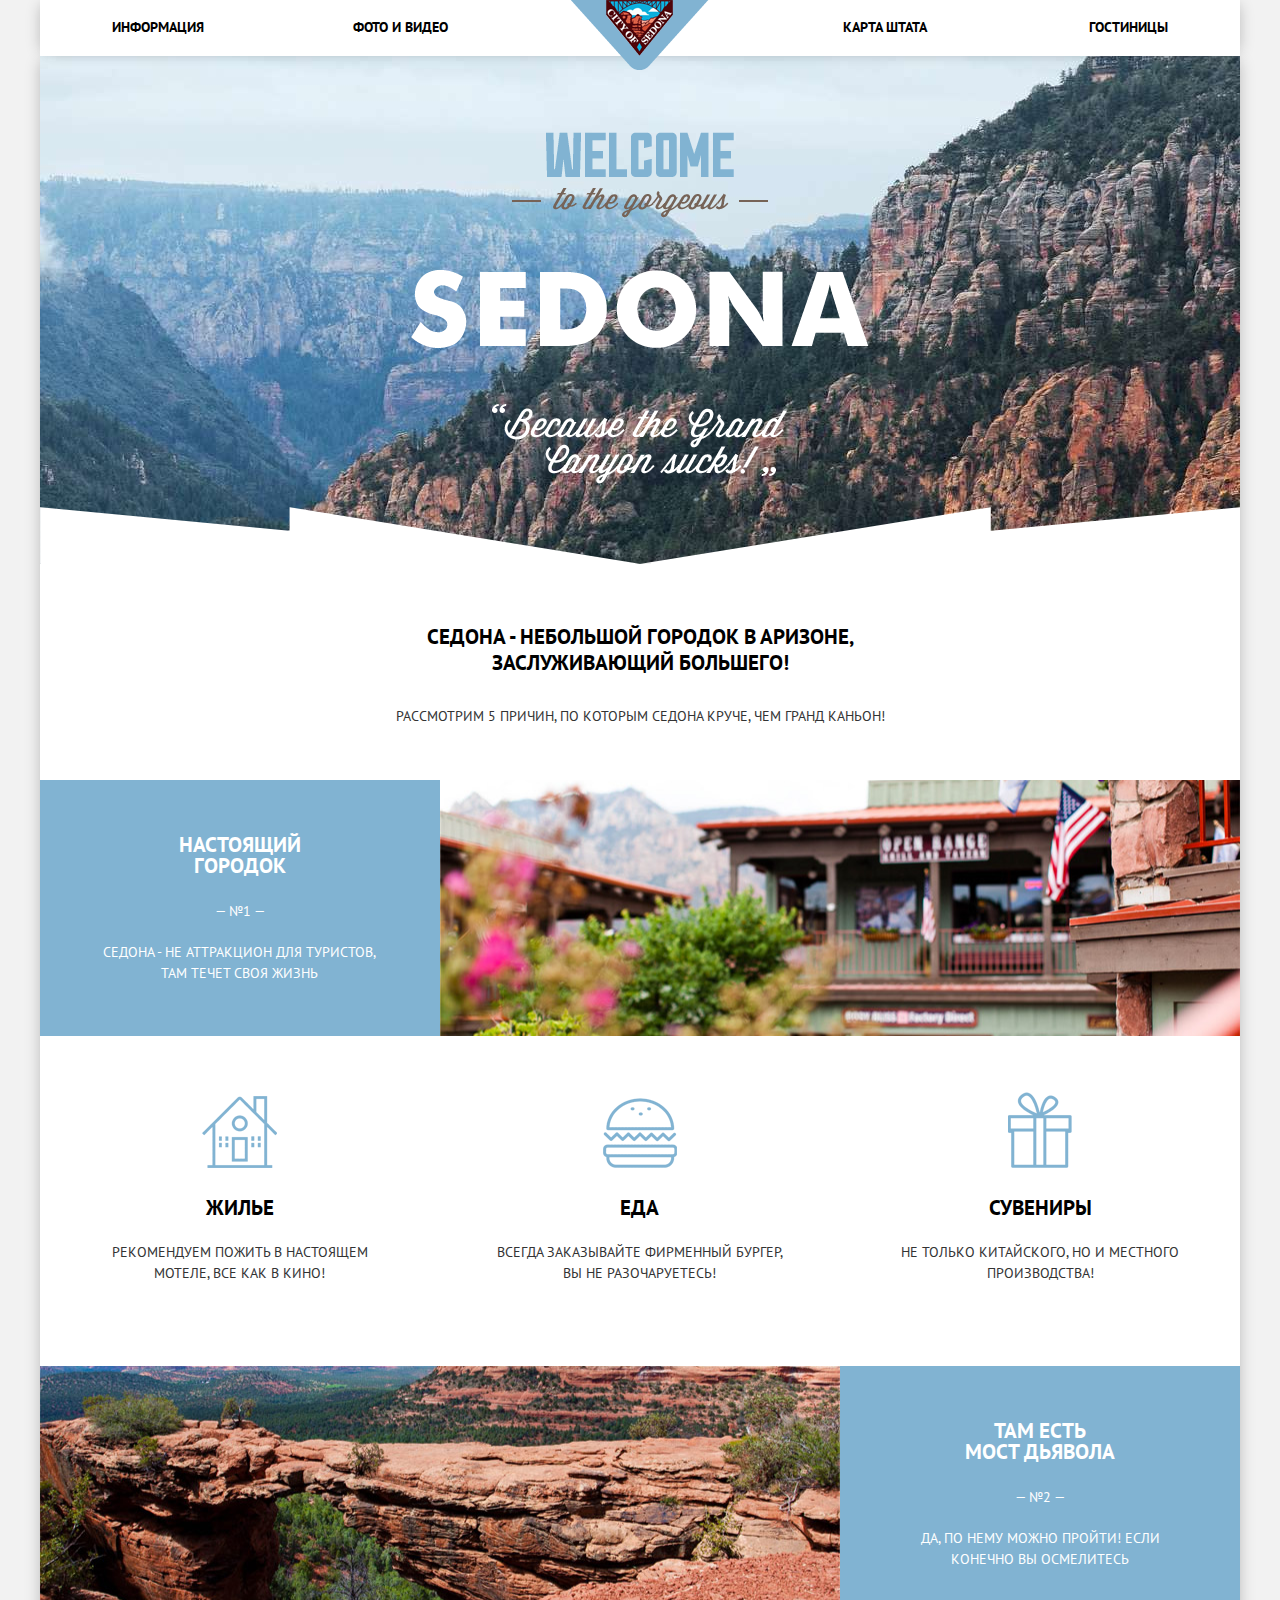
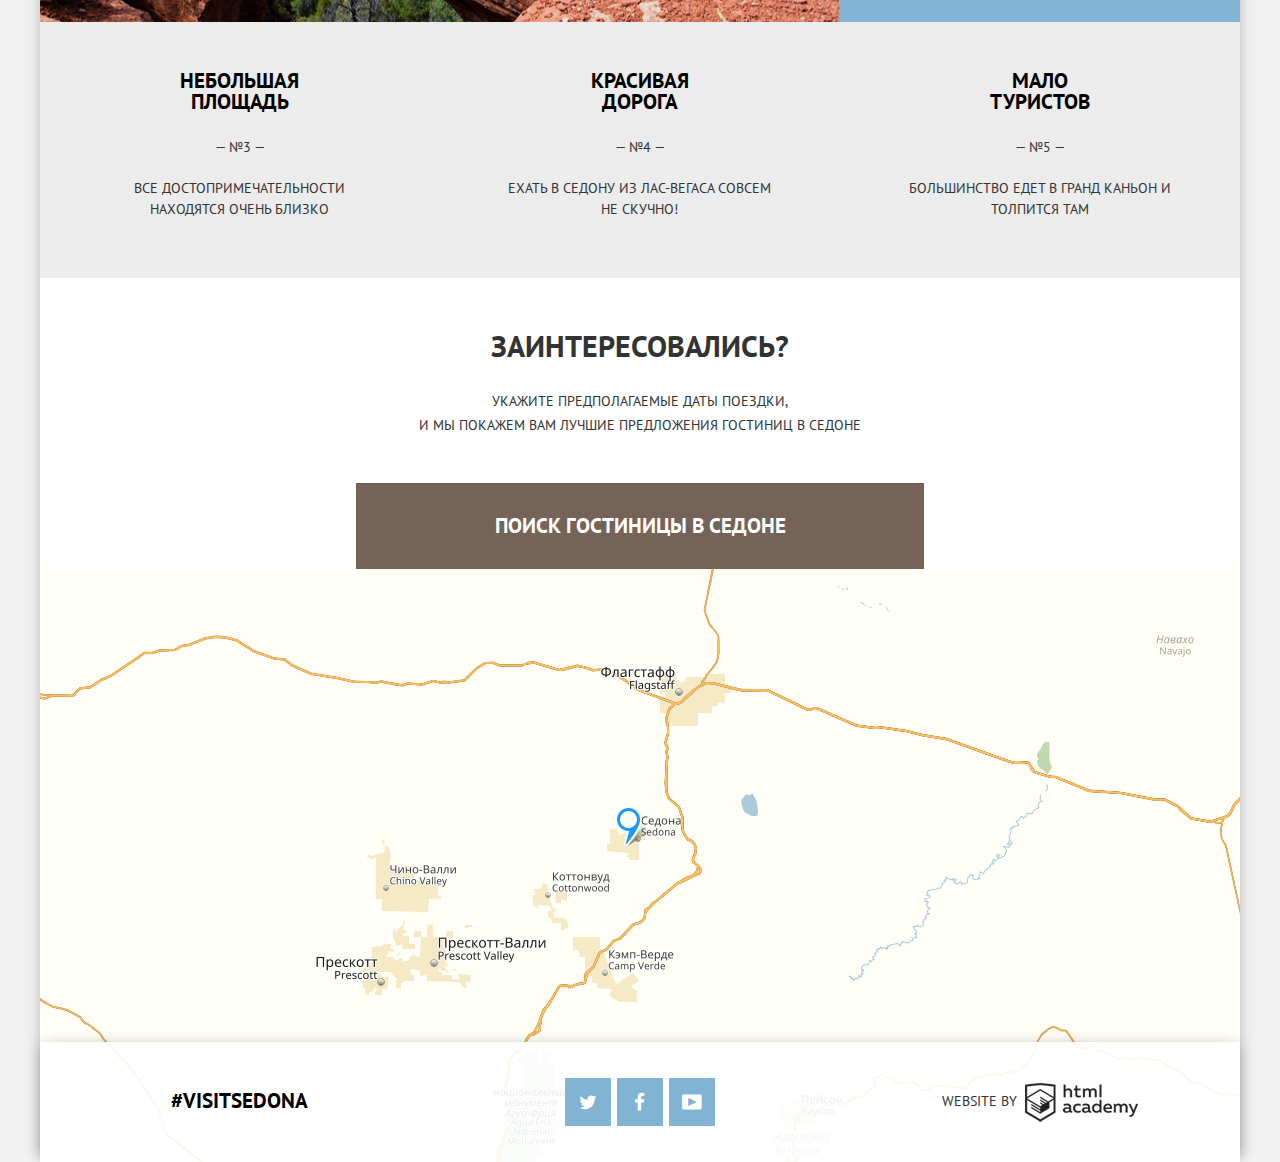
<file: index.html>
<!DOCTYPE html>
<html lang="ru">

<head>
  <meta charset="utf-8">
  <title>HTML Academy: Седона</title>
  <link href="https://fonts.googleapis.com/css?family=PT+Sans:400,700&subset=latin,cyrillic" rel="stylesheet" type="text/css">
  <link href="css/normalize.min.css" rel="stylesheet">
  <link href="css/style.min.css" rel="stylesheet">
</head>

<body>
  <header class="main-header container">
    <nav class="top-menu">
      <ul>
        <li class="top-menu-left">
          <a href="info.html">Информация</a>
        </li>
        <li class="top-menu-left">
          <a href="media.html">Фото и видео</a>
        </li>
        <li class="top-menu-right">
          <a href="hotels.html">Гостиницы</a>
        </li>
        <li class="top-menu-right">
          <a href="map.html">Карта штата</a>
        </li>
      </ul>
    </nav>
    <div class="logo">
      <a href="index.html"><img src="img/logo.png" width="138" height="70" alt="Седона"></a>
    </div>
  </header>

  <main class="container">
    <div class="index-welcome">
      <img class="img-welcome" src="img/welcome.png" alt="Welcome" width="458" height="352">
    </div>
    <div class="index-lead">
      <h1>
        Седона - небольшой городок в Аризоне,<br>
        заслуживающий большего!
      </h1>
      <p>Рассмотрим 5 причин, по которым Седона круче, чем Гранд Каньон!</p>
    </div>
    <section class="features">
      <div class="features-item features-item-left features-image-right clearfix">
        <div class="item-description">
          <h2 class="features-name">
            Настоящий<br>
            городок
          </h2>
          <p>— №1 —</p>
          <p>Седона - не аттракцион для туристов, там течет своя жизнь</p>
        </div>
      </div>

      <div class="features-item features-item-advice clearfix">
        <div class="item-advice">
          <img src="img/motel.png" width="75" height="72" alt="Motel">
          <h2 class="advice-name">Жилье</h2>
          <p>Рекомендуем пожить в настоящем мотеле, все как в кино!</p>
        </div>
        <div class="item-advice">
          <img src="img/food.png" width="74" height="70" alt="Food">
          <h2 class="advice-name">Еда</h2>
          <p>Всегда заказывайте фирменный бургер, вы не разочаруетесь!</p>
        </div>
        <div class="item-advice">
          <img src="img/souvenir.png" width="64" height="76" alt="souvenir">
          <h2 class="advice-name">Сувениры</h2>
          <p>Не только китайского, но и местного производства!</p>
        </div>
      </div>

      <div class="features-item features-item-right features-image-left clearfix">
        <div class="item-description">
          <h2 class="features-name">
            Там есть<br>
            Мост дьявола
          </h2>
          <p>— №2 —</p>
          <p>Да, по нему можно пройти! Если конечно вы осмелитесь</p>
        </div>
      </div>

      <div class="features-item feature-bg-gray clearfix">
        <div class="item-description">
          <h2 class="features-name">
            Небольшая<br>
            площадь
          </h2>
          <p>— №3 —</p>
          <p>Все достопримеча&shy;тельности находятся очень близко</p>
        </div>
        <div class="item-description">
          <h2 class="features-name">
            Красивая<br>
            дорога
          </h2>
          <p>— №4 —</p>
          <p>Ехать в седону из Лас-Вегаса совсем не скучно!</p>
        </div>
        <div class="item-description">
          <h2 class="features-name">
            Мало<br>
            Туристов
          </h2>
          <p>— №5 —</p>
          <p>Большинство едет в Гранд Каньон и толпится там</p>
        </div>
      </div>
    </section>

    <div class="search-form-item">
      <p class="search-form-title">Заинтересовались?</p>
      <p class="search-form-description">
        Укажите предполагаемые даты поездки,
        <br> и мы покажем вам лучшие предложения гостиниц в Седоне
      </p>
      <div class="search-form">
        <a href="form.html" class="btn brown-btn search-form-open">Поиск гостиницы в Седоне</a>

        <!-- Форма поиска отелей -->
        <form class="modal-content" action="https://echo.htmlacademy.ru" method="post">
          <div class="form-calendar-item">
            <label for="date-in">Дата заезда:</label>
            <input type="text" name="date-in" placeholder="24 апреля 2016" id="date-in">
            <button type="button" class="btn icon-calendar"></button>
          </div>
          <div class="form-calendar-item">
            <label for="date-out">Дата выезда:</label>
            <input type="text" name="date-out" placeholder="4 июля 2016" id="date-out">
            <button type="button" class="btn icon-calendar"></button>
          </div>
          <div class="form-qty-item qty-adults">
            <label for="adults">Взрослые:</label>
            <input id="adults" type="text" name="adults" placeholder="2" size="1">
            <button type="button" class="btn icon-minus"></button>
            <button type="button" class="btn icon-plus"></button>
          </div>
          <div class="form-qty-item qty-kids">
          <label for="kids">Дети:</label>
            <input id="kids" type="text" name="kids" placeholder="0" size="1">
            <button type="button" class="btn icon-minus"></button>
            <button type="button" class="btn icon-plus"></button>
          </div>

          <button class="btn blue-btn btn-search-hotels" type="submit">Найти</button>
        </form>
        <!-- Конец формы поиска отелей -->
      </div>
    </div>

    <div class="map" id="map">
    </div>

  </main>

  <footer class="main-footer container clearfix">
    <section class="footer-item footer-item-tag">
      <a href="#">#visitsedona</a>
    </section>

    <section class="footer-item footer-item-social">
      <a class="btn blue-btn social-btn" href="#">Twitter<span class="footer-icon-social icon-twitter"></span></a>
      <a class="btn blue-btn social-btn" href="#">Facebook<span class="footer-icon-social icon-facebook"></span></a>
      <a class="btn blue-btn social-btn" href="#">Youtube<span class="footer-icon-social icon-youtube"></span></a>
    </section>

    <section class="footer-item footer-item-copyright">
      <span>Website by</span>
      <a href="http://www.htmlacademy.ru"><span class="sprite-htmlacademy"></span></a>
    </section>
  </footer>

  <script src="https://api-maps.yandex.ru/2.1/?lang=ru_RU" type="text/javascript"></script>
  <script src="js/sedona.min.js"></script>
</body>

</html>
</file>
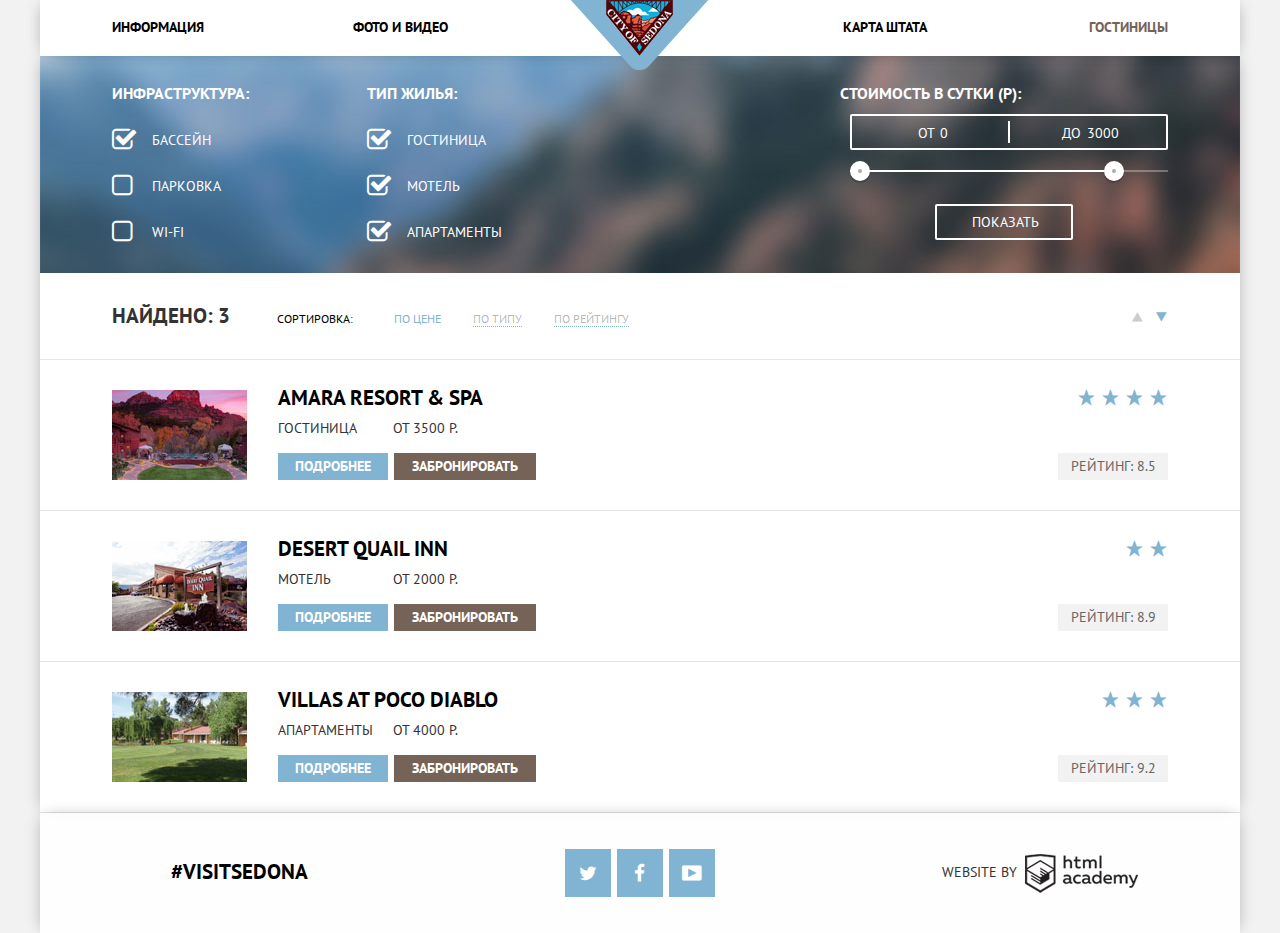
<file: hotels.html>
<!DOCTYPE html>
<html lang="ru">

<head>
  <meta charset="utf-8">
  <title>Поиск гостиницы в Седоне</title>
  <link href='https://fonts.googleapis.com/css?family=PT+Sans:400,700&subset=latin,cyrillic' rel='stylesheet' type='text/css'>
  <link href="css/normalize.min.css" rel="stylesheet">
  <link href="css/style.min.css" rel="stylesheet">
</head>

<body>
  <header class="main-header container">
    <nav class="top-menu">
      <ul>
        <li class="top-menu-left">
          <a href="info.html">Информация</a>
        </li>
        <li class="top-menu-left">
          <a href="media.html">Фото и видео</a>
        </li>
        <li class="top-menu-right">
          <a class="active" href="hotels.html">Гостиницы</a>
        </li>
        <li class="top-menu-right">
          <a href="map.html">Карта штата</a>
        </li>
      </ul>
    </nav>
    <div class="logo">
      <a href="index.html"><img src="img/logo.png" width="138" height="70" alt="Седона"></a>
    </div>
  </header>

  <main class="container">
    <div class="filters-form clearfix">
      <form action="https://echo.htmlacademy.ru" method="post">
        <div class="filter-item">
          <p>Инфраструктура:</p>
          <ul>
            <li>
              <input type="checkbox" checked name="pool" id="pool">
              <label for="pool">Бассейн</label>
            </li>
            <li>
              <input type="checkbox" name="parking" id="parking">
              <label for="parking">Парковка</label>
            </li>
            <li>
              <input type="checkbox" name="wi-fi" id="wi-fi">
              <label for="wi-fi">Wi-Fi</label>
            </li>
          </ul>
        </div>

        <div class="filter-item">
          <p>Тип жилья:</p>
          <ul>
            <li>
              <input type="checkbox" checked name="hotel" id="hotel">
              <label for="hotel">Гостиница</label>
            </li>
            <li>
              <input type="checkbox" checked name="motel" id="motel">
              <label for="motel">Мотель</label>
            </li>
            <li>
              <input type="checkbox" checked name="apartment" id="apartment">
              <label for="apartment">Апартаменты</label>
            </li>
          </ul>
        </div>

        <div class="filter-range">
          <div class="filter-range-title">Стоимость в сутки (р):</div>

          <div class="price-controls">
            <label class="min-price">от
              <input class="price-input" type="text" name="min-price" value="0">
            </label>
            <label class="max-price">до
              <input class="price-input" type="text" name="max-price" value="3000">
            </label>
          </div>

          <div class="range-controls">
            <div class="scale">
              <div class="bar"></div>
            </div>
            <div class="range-toggle range-toggle-min"></div>
            <div class="range-toggle range-toggle-max"></div>
          </div>
          <button class="btn-transparent" type="submit">Показать</button>

        </div>
      </form>
    </div>

    <div class="hotels-results">
      <div class="results-sort clearfix">
        <div class="results-sort-variants">
          <b class="result-count">Найдено: 3</b>
          <span class="sorting">Сортировка:</span>
          <a class="sorting sorting-variant sorting-active" href="#">по цене</a>
          <a class="sorting sorting-variant" href="#">по типу</a>
          <a class="sorting sorting-variant" href="#">по рейтингу</a>
        </div>
        <div class="result-sort-up-down">
          <a class="sort-up-down" href="#"><span class="icon-up-dir"></span></a>
          <a class="sort-up-down" href="#"><span class="icon-down-dir active"></span></a>
        </div>
      </div>

      <section class="result-hotel">
        <div class="result-hotel-item clearfix">
          <div class="hotel-photo">
            <img src="img/amara-hotel.jpg" width="135" height="90" alt="Гостиница">
          </div>

          <div class="hotel-description">
            <h3 class="hotel-name"><a href="#">Amara Resort & SPA</a></h3>
            <p><span class="hotel-type">Гостиница</span><span class="hotel-price">от 3500 р.</span></p>
            <a href="#" class="btn blue-btn">Подробнее</a>
            <a href="#" class="btn brown-btn">Забронировать</a>
          </div>

          <div class="result-rating">
            <div class="rating-stars">
              <span class="icon-star"></span>
              <span class="icon-star"></span>
              <span class="icon-star"></span>
              <span class="icon-star"></span>
            </div>
            <div class="btn rating-number">
              <span>Рейтинг: 8.5</span>
            </div>
          </div>
        </div>

        <div class="result-hotel-item clearfix">
          <div class="hotel-photo">
            <img src="img/desert-hotel.jpg" width="135" height="90" alt="Гостиница">
          </div>

          <div class="hotel-description">
            <h3 class="hotel-name"><a href="#">Desert Quail Inn</a></h3>
            <p><span class="hotel-type">Мотель</span><span class="hotel-price">от 2000 р.</span></p>
            <a href="#" class="btn blue-btn">Подробнее</a>
            <a href="#" class="btn brown-btn">Забронировать</a>
          </div>

          <div class="result-rating">
            <div class="rating-stars">
              <span class="icon-star"></span>
              <span class="icon-star"></span>
            </div>
            <div class="btn rating-number">
              <span>Рейтинг: 8.9</span>
            </div>
          </div>
        </div>

        <div class="result-hotel-item clearfix">
          <div class="hotel-photo">
            <img src="img/villas-hotel.jpg" width="135" height="90" alt="Гостиница">
          </div>

          <div class="hotel-description">
            <h3 class="hotel-name"><a href="#">Villas At Poco Diablo</a></h3>
            <p><span class="hotel-type">Апартаменты</span><span class="hotel-price">от 4000 р.</span></p>
            <a href="#" class="btn blue-btn">Подробнее</a>
            <a href="#" class="btn brown-btn">Забронировать</a>
          </div>

          <div class="result-rating">
            <div class="rating-stars">
              <span class="icon-star"></span>
              <span class="icon-star"></span>
              <span class="icon-star"></span>
            </div>
            <div class="btn rating-number">
              <span>Рейтинг: 9.2</span>
            </div>
          </div>
        </div>
      </section>

    </div>
  </main>

  <footer class="main-footer hotel-footer container clearfix">
    <section class="footer-item footer-item-tag">
      <a href="#">#visitsedona</a>
    </section>

    <section class="footer-item footer-item-social">
      <a class="btn blue-btn social-btn" href="#">Twitter<span class="footer-icon-social icon-twitter"></span></a>
      <a class="btn blue-btn social-btn" href="#">Facebook<span class="footer-icon-social icon-facebook"></span></a>
      <a class="btn blue-btn social-btn" href="#">Youtube<span class="footer-icon-social icon-youtube"></span></a>
    </section>

    <section class="footer-item footer-item-copyright">
      <span>Website by</span>
      <a href="http://www.htmlacademy.ru"><span class="sprite-htmlacademy"></span></a>
    </section>
  </footer>

</body>

</html>
</file>
<file: css/style.min.css>
body{text-align:center;text-transform:uppercase;color:#333;background-color:#f2f2f2;font-family:"PT Sans",Arial,sans-serif;font-size:14px;font-weight:400;line-height:21px}@font-face{font-family:"symbols-sedona";font-weight:400;font-style:normal;src:url(../fonts/symbols-sedona.woff) format("woff"),url(../fonts/symbols-sedona.woff2) format("woff2")}[class*=" icon-"]::before,[class^=icon-]::before{display:inline-block;width:1em;margin-right:.2em;margin-left:.2em;text-align:center;text-decoration:inherit;text-transform:none;font-family:"symbols-sedona";font-weight:400;font-style:normal;font-variant:normal;line-height:1em;speak:none}.icon-facebook::before{content:"\66"}.icon-twitter::before{content:"\74"}.icon-up-dir::before{content:"\25b2"}.icon-down-dir::before{content:"\25bc"}.icon-star::before{content:"\2605"}.icon-check-off::before{content:"\2610"}.icon-check-on::before{content:"\2611"}.icon-calendar::before{content:"\e800"}.icon-plus::before{content:"\e801"}.icon-minus::before{content:"\e802"}.icon-youtube::before{content:"\f39e"}.clearfix::after{display:table;clear:both;content:""}h1,h2,h3,p{margin:0}h1,h2{color:#000;font-size:21px;font-weight:700}h1{line-height:26px}h2{line-height:21px}.top-menu a{text-decoration:none;color:#000}.top-menu a:hover{color:#81b3d2}.top-menu a:active{opacity:.3;color:#000}.top-menu a.active{color:#766357}.top-menu a.active:hover{color:#604e43}.top-menu a.active:active{opacity:.3;color:#766357}.item-left,.item-left h2,.item-right,.item-right h2{color:#fff}footer,header,main{box-sizing:border-box;min-width:768px;max-width:1200px;background-color:#fff;box-shadow:5px 0 15px -5px rgba(0,1,1,.2),-5px 0 15px -5px rgba(0,1,1,.2)}.container{margin:0 auto}.btn{display:inline-block;vertical-align:middle;text-transform:uppercase;color:#fff}.brown-btn{background-color:#766357}.brown-btn:hover{background-color:#604e43}.brown-btn:active{color:#857871;background-color:#503e33}.blue-btn{background-color:#81b3d2}.blue-btn:hover{background-color:#669ec0}.blue-btn:active{color:#88b6d1;background-color:#5496bd}.main-header{position:relative;min-height:56px}.top-menu{padding:17px 6% 0}.logo{position:absolute;top:0;left:50%;margin-left:-69px}.filters-form ul,.top-menu ul{margin:0;padding:0;list-style:none}.top-menu li{display:inline-block;width:20%;margin:auto 0;vertical-align:middle;font-weight:700}.top-menu li:nth-child(2){padding-left:2.8%}.top-menu li:last-child{padding-right:2.8%}li.top-menu-left{float:left;text-align:left}li.top-menu-right{float:right;text-align:right}.index-welcome{height:508px;background:url(../img/mask.png) no-repeat 50% 100%/contain,url(../img/background-photo.jpg) no-repeat 50% -83px;background-color:#d7e5f0}.img-welcome{width:458px;height:352px;margin-top:76px}.index-lead{box-sizing:border-box;min-height:215px;padding-top:60px;padding-bottom:51px}.index-lead h1{margin:0;padding-bottom:27px}.index-lead p{margin:0;font-size:14px;line-height:26px}.features-item h2,.features-item p{margin:0}.features-image,.item-description{box-sizing:border-box;min-height:256px}.item-description{padding:54px 47px 50px}.features-item-left h2,.features-item-left p,.features-item-right h2,.features-item-right p{color:#fff}.item-description h2{padding-bottom:25px}.item-description h2+p{padding-bottom:20px}.features-item-left .item-description{float:left;width:33.33%;padding-right:58px;padding-left:58px;background-color:#81b3d2}.features-image-right{background:#81b3d2 url(../img/features-img-right.jpg) no-repeat 100% 53.5%;background-size:66.67%}.features-item-advice{background-color:#fff}.item-advice{float:left;box-sizing:border-box;width:33.33%;min-height:330px;padding:60px 45px}.item-advice:last-child{float:right;padding-top:56px}.item-advice:nth-child(2){padding-top:62px;padding-right:55px;padding-left:55px}.item-advice img{padding-bottom:23px}.item-advice h2{padding-bottom:24px}.features-image-left{background:#81b3d2 url(../img/features-img-left.jpg) no-repeat 0 53%;background-size:66.67%}.features-item-right .item-description{float:right;width:33.33%;background-color:#81b3d2}.feature-bg-gray{background-color:#ececec}.feature-bg-gray .item-description{float:left;box-sizing:border-box;width:33.33%;min-height:256px;padding:48px 60px 37px}.feature-bg-gray .item-description:last-child{float:right;width:33.34%}.rating-stars span::before,.result-sort-up-down span::before,.search-form-item p{margin:0}.search-form-item a{text-decoration:none;color:#fff}.search-form-item{position:relative;box-sizing:border-box;min-height:291px;padding-top:53px}.search-form-title{padding-bottom:28px;font-size:30px;font-weight:700;line-height:30px}.search-form-description{padding-bottom:46px;color:#333;font-size:14px;line-height:24px}.search-form-open{padding:10px 45px}.modal-content,.search-form .brown-btn{box-sizing:border-box;width:568px;font-weight:700}.search-form .brown-btn{min-height:86px;margin:0 auto;padding-bottom:30px;padding-top:30px;font-size:21px;line-height:26px}@keyframes form_occurrence{0%{opacity:0}10%{opacity:.1}20%{opacity:.2}30%{opacity:.3}40%{opacity:.4}50%{opacity:.5}60%{opacity:.6}70%{opacity:.7}80%{opacity:.8}90%{opacity:.9}to{opacity:1}}.modal-content{position:absolute;bottom:-395px;left:50%;display:none;height:395px;margin-left:-284px;padding-top:55px;padding-left:55px;text-align:left;color:#000;background:#faf9f8;box-shadow:0 7px 15px rgba(0,1,1,.15);font-size:0;line-height:38px}.modal-content-show{z-index:100;display:block;-webkit-animation:form_occurrence .6s;-o-animation:form_occurrence .6s;animation:form_occurrence .6s}.modal-content input[type=text],.modal-content label{text-transform:uppercase;font-size:14px;font-weight:700;line-height:38px}.modal-content input{color:#000;border:transparent solid 2px;background-color:#f2f2f2}::-webkit-input-placeholder{opacity:1;color:#000}:-moz-placeholder,::-moz-placeholder{opacity:1;color:#000}:-ms-input-placeholder{opacity:1;color:#000}.form-calendar-item,.form-qty-item{position:relative;display:inline-block;height:38px;vertical-align:bottom}.form-calendar-item{width:458px;margin-bottom:29px}.form-qty-item{margin-bottom:54px}.qty-adults{width:226px;margin-right:52px}.qty-kids{width:180px;margin-right:0}.form-calendar-item button,.form-calendar-item input,.form-qty-item button,.form-qty-item input{position:absolute;top:0;display:block;box-sizing:border-box;height:38px;margin:0;padding:0;text-transform:uppercase;outline:none}.form-calendar-item button{border:none}.form-calendar-item button,.form-qty-item button,.form-qty-item input{text-align:center}.form-qty-item button{width:38px;border:none}.form-calendar-item input{right:0;width:346px;padding-right:50px;padding-left:12px;text-align:left}.form-calendar-item input,.form-qty-item input{border:transparent solid 2px}.form-calendar-item input:hover,.form-qty-item input:hover{background-color:#ebebeb}.form-calendar-item input:focus,.form-qty-item input:focus{border:#e5e5e5 solid 2px;background-color:#fff}.form-calendar-item button{width:38px;font-size:21px;line-height:38px}.form-qty-item input{right:0;width:114px;padding-right:38px;padding-left:38px;font-size:14px;line-height:38px}.form-calendar-item button,.form-qty-item button.icon-plus{right:0;background-color:transparent}.form-qty-item button.icon-minus{right:76px;background-color:transparent}.icon-calendar::before{color:#c2c2c2;background-color:transparent}.icon-minus::before,.icon-plus::before{color:#a9a9a9;background-color:transparent;font-size:14px;line-height:38px}.icon-calendar:hover,.icon-minus:hover,.icon-plus:hover{cursor:pointer}.icon-calendar:hover::before,.icon-minus:hover::before,.icon-plus:hover::before,.sort-up-down:hover span{color:#000}.icon-calendar:active::before,.icon-minus:active::before,.icon-plus:active::before,.sort-up-down span.active,.sort-up-down:active span,a.sorting:hover{color:#81b3d2}.btn-search-hotels{width:458px;height:58px;border:none;outline:none;font-size:21px;font-weight:700}.filters-form,.map{box-sizing:border-box}.map{height:593px;background:#fffff7 url(../img/map.png) no-repeat 50% 100%}.filters-form{min-height:217px;padding:27px 6% 0;text-align:left;color:#fff;background:#5e6c78 url(../img/filter-background.jpg) no-repeat 0 50%}.filter-item p{padding-bottom:16px}.filter-item li{padding-bottom:5px}input[type=checkbox]+label{-webkit-user-select:none;-moz-user-select:none;-ms-user-select:none;user-select:none;-o-user-select:none;position:relative;display:block;margin:10px 0;padding-left:40px;cursor:pointer;line-height:21px}input[type=checkbox]{display:none}input[type=checkbox]+label::before{position:absolute;top:0;left:0;width:26px;height:22px;content:"\2610";font-family:"symbols-sedona";font-size:26px}input[type=checkbox]:checked+label::before{content:"\2611"}input[type=checkbox]:disabled+label::before{color:#6a6a6a}.filter-item p,.filter-range p{font-size:16px;font-weight:700;line-height:21px}.filter-item{float:left;width:25%}.filter-item:nth-child(1){min-width:240px;max-width:255px}.filter-item:nth-child(2){width:200px}.filter-range{float:right;width:33%;min-width:218px;max-width:318px;color:#fff}.filter-range-title{margin-bottom:10px;margin-left:-10px;font-size:16px;font-weight:700;line-height:21px}.price-controls{position:relative;height:32px;margin-bottom:20px;border:2px solid #fff;border-radius:2px;font-size:0}.price-controls::after{position:absolute;top:50%;left:50%;width:2px;height:22px;content:"";-webkit-transform:translate(-50%,-50%);-moz-transform:translate(-50%,-50%);-ms-transform:translate(-50%,-50%);-o-transform:translate(-50%,-50%);transform:translate(-50%,-50%);background:#fff}.price-controls label{display:inline-block;cursor:pointer;vertical-align:top;font-size:14px;line-height:32px}.price-controls .max-price{width:30%}.price-controls .min-price{width:30%;padding-left:21%}.price-controls .max-price{padding-left:16%}.price-controls input{width:50%;height:32px;margin:0;white-space:nowrap;color:inherit;border:none;outline:none;background:0 0;font:inherit}.range-controls{position:relative;margin-bottom:32px}.range-controls .scale{height:2px;background:rgba(255,255,255,.3)}.range-controls .bar{width:80%;height:2px;background:#fff}.range-toggle{position:absolute;top:-9px;width:4px;height:4px;cursor:pointer;border:8px solid #fff;border-radius:50%;background:#ababab;box-shadow:0 2px 1px 0 rgba(0,1,1,.2)}.range-toggle:hover{background:#1c4f80}.range-toggle-min{left:0}.range-toggle-max{right:44px}.btn-transparent{display:block;margin:0 auto 0 85px;padding:6px 32px 6px 35px;cursor:pointer;text-transform:uppercase;color:#fff;border:2px solid #fff;border-radius:2px;outline:none;background:0 0;font-size:14px;line-height:20px}.btn-transparent:hover{color:#000;background:#fff}.results-sort{padding:30px 6%;text-align:left;border-bottom:1px solid #e5e5e5}.results-sort-variants{float:left;width:80%;white-space:nowrap}.result-sort-up-down{float:right;width:8%}.result-count{margin-right:43px;font-size:21px;font-weight:700;line-height:26px}.sorting{margin-right:37px;padding-top:-3px}.sorting-variant{margin-right:28px}.sorting,a.sorting{text-decoration:none;color:#000;font-size:12px;font-weight:400;line-height:18px}a.sorting{color:rgba(0,0,0,.3);border-bottom:1px dotted #81b3d2}a.sorting:active{color:#000;border-bottom:0}a.sorting-active,a.sorting-active:active,a.sorting-active:hover{color:#81b3d2;border-bottom:0}.result-sort-up-down{padding-top:2px;text-align:right;color:#81b3d2;font-size:23px}.sort-up-down span{color:#ccc}.result-sort-up-down span{display:inline-block;width:18px;height:18px;vertical-align:top}.result-hotel-item{box-sizing:border-box;min-height:151px;padding:30px 6%;text-align:left;border-bottom:1px solid #e5e5e5}.result-hotel-item a{text-decoration:none;color:#fff;font-weight:700}.hotel-photo{float:left;width:135px;height:90px;margin-right:31px}.hotel-description{float:left;width:50%}.hotel-name a{color:#000}.hotel-name a:hover{color:#81b3d2}.hotel-name a:active{color:rgba(0,0,0,.3)}.hotel-name,.hotel-type{text-align:left}.hotel-name{margin-top:-5px;padding-bottom:7px;font-size:21px;font-weight:700;line-height:26px}.hotel-description p{padding-bottom:14px}.hotel-description span{display:inline-block;width:110px;margin-right:5px;vertical-align:top}.result-hotel-item .btn{height:27px;text-align:center;font-size:14px;line-height:27px}.result-hotel-item .brown-btn{width:142px}.result-hotel-item .blue-btn{width:110px;margin-right:2px}.result-rating{float:right;width:150px;margin-top:-3px;text-align:right;font-size:0}.rating-stars{padding-bottom:45px;text-align:right;color:#81b3d2;font-size:19px}.rating-stars span{display:inline-block;width:19px;height:19px;text-align:center;vertical-align:top}.result-rating .rating-number{width:110px;height:27px;text-align:center;color:#666;background-color:#f2f2f2;font-size:14px;line-height:27px}.main-footer{position:relative;margin-top:-120px;background-color:rgba(255,255,255,.9)}.hotel-footer,.hotels-results .main-footer{margin-top:0}.footer-item a{text-decoration:none;color:#000}.footer-item{float:left;box-sizing:border-box;width:33.33%;height:120px}.footer-item:last-of-type{float:right;width:33.34%}.footer-item-tag{padding-top:46px;font-size:21px;font-weight:700;line-height:26px}.footer-item-social{padding-top:36px}.footer-icon-social{color:#fff;font-size:19px;font-weight:400;line-height:48px}.icon-youtube{font-size:23px}.social-btn{display:inline-block;width:46px;height:48px;margin:0 1px;vertical-align:middle;background-color:#81b3d2;font-size:0}.social-btn:hover{background-color:#669ec0}.social-btn:active{background-color:#5496bd}.social-btn:active span{color:rgba(255,255,255,.3)}.footer-item-copyright{padding-top:41px}.footer-item-copyright span{margin:0 2px}.sprite-htmlacademy{display:inline-block;width:113px;height:39px;vertical-align:middle;background:url(../img/html-academy-sprite.png) no-repeat -5px -5px}.sprite-htmlacademy:hover{background-position:-5px -54px}.sprite-htmlacademy:active{background-position:-5px -103px}@media all and (max-width:900px){.top-menu li:nth-child(2){padding-left:17px}.top-menu li:last-child{padding-right:18px}.index-welcome{height:512px;background:url(../img/mask.png) no-repeat 50% 100%/contain,url(../img/background-photo.jpg) no-repeat top left/100%}.index-lead{box-sizing:border-box;min-height:210px;padding-top:56px}.features-item-left .item-description,.features-item-right .item-description{padding:47px 40px 36px}.item-advice:nth-child(2){padding-right:50px;padding-left:50px}.feature-bg-gray .item-description{padding-right:45px;padding-left:45px}.feature-bg-gray .item-description:nth-child(2){padding-right:60px;padding-left:60px}.filters-form{background:#5e6c78 url(../img/filter-background.jpg) no-repeat 50% 51%/100%}.filter-range-title{margin-left:2px}.range-controls .scale{margin-left:3px}.range-toggle-min{left:3px}.btn-transparent{margin:0 auto;padding-right:33px}.price-controls .min-price{padding-left:39px}.price-controls .max-price{padding-left:33px}}
</file>
